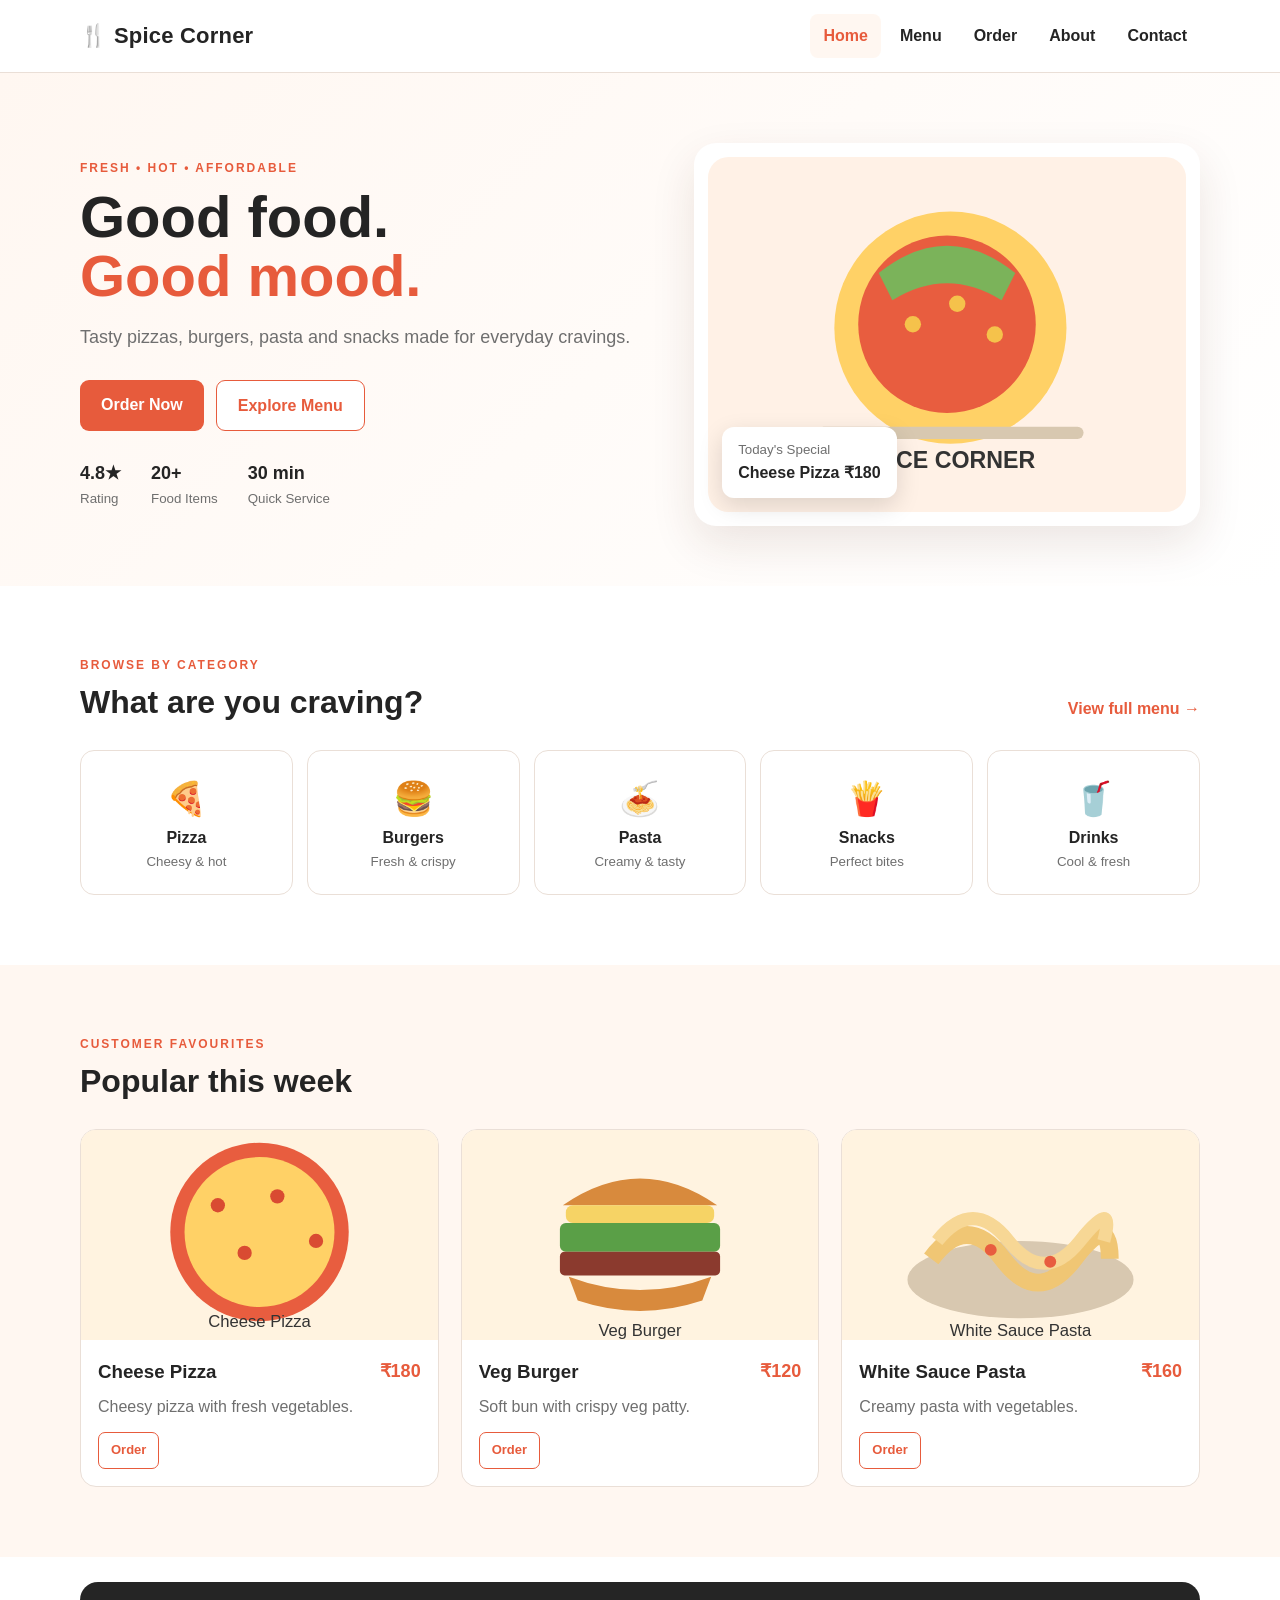
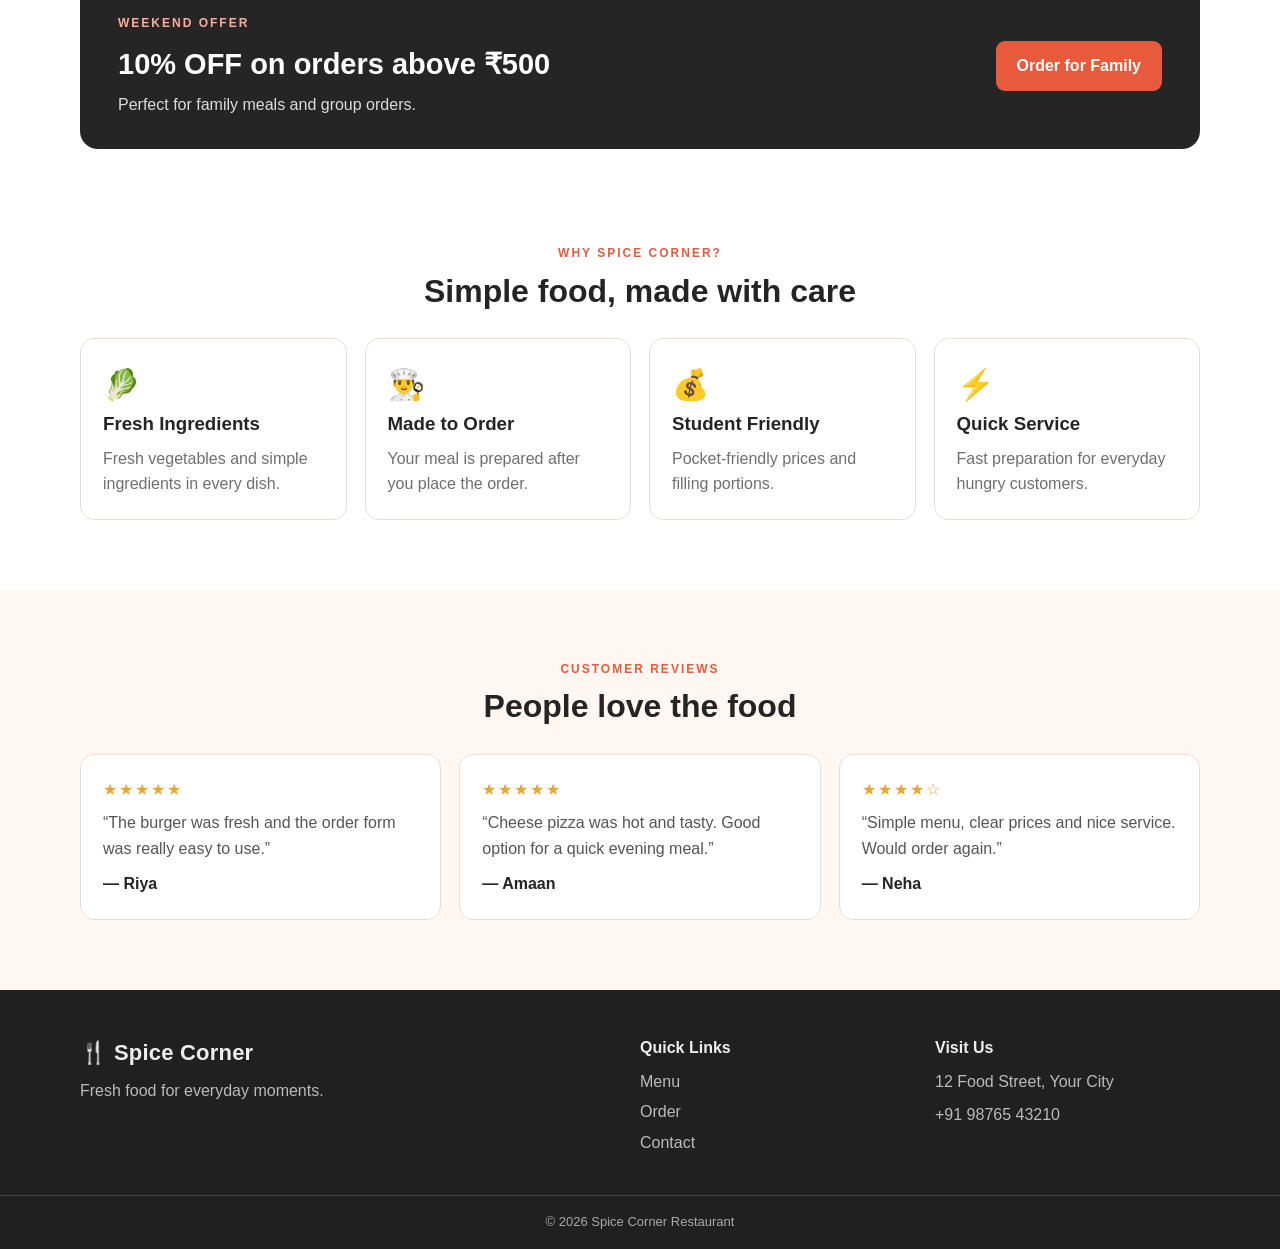
<file: index.html>
<!DOCTYPE html>
<html lang="en">
    <head>
    <meta charset="UTF-8">
    <meta name="viewport" content="width=device-width, initial-scale=1.0">
    <title>Spice Corner | Home</title>
    <link rel="stylesheet" href="css/style.css">
    </head>
    <body>
    <header class="topbar">
    <div class="container nav-wrap">
    <a class="logo" href="index.html">🍴 <span>Spice Corner</span>
    </a>
    <button class="menu-btn" onclick="toggleMenu()">☰</button>
    <nav id="mainNav">
    <a class="active" href="index.html">Home</a>
    <a href="menu.html">Menu</a>
    <a href="order.html">Order</a>
    <a href="about.html">About</a>
    <a href="contact.html">Contact</a>
    </nav>
    </div>
    </header>
    <main>
    <section class="hero">
    <div class="container hero-grid">
    <div class="hero-text">
    <p class="eyebrow">FRESH • HOT • AFFORDABLE</p>
    <h1>Good food.<br>
    <span>Good mood.</span>
    </h1>
    <p class="lead">Tasty pizzas, burgers, pasta and snacks made for everyday cravings.</p>
    <div class="button-row">
    <a class="btn" href="order.html">Order Now</a>
    <a class="btn btn-light" href="menu.html">Explore Menu</a>
    </div>
    <div class="stats">
    <div>
    <strong>4.8★</strong>
    <small>Rating</small>
    </div>
    <div>
    <strong>20+</strong>
    <small>Food Items</small>
    </div>
    <div>
    <strong>30 min</strong>
    <small>Quick Service</small>
    </div>
    </div>
    </div>
    <div class="hero-visual">
    <img src="images/hero-food.svg" alt="Restaurant food">
    <div class="special-badge">
    <small>Today's Special</small>
    <b>Cheese Pizza ₹180</b>
    </div>
    </div>
    </div>
    </section>
    <section class="section">
    <div class="container">
    <div class="section-head">
    <div>
    <p class="eyebrow">BROWSE BY CATEGORY</p>
    <h2>What are you craving?</h2>
    </div>
    <a class="text-link" href="menu.html">View full menu →</a>
    </div>
    <div class="category-grid">
    <a class="category-card" href="menu.html#pizza">
    <span>🍕</span>
    <b>Pizza</b>
    <small>Cheesy & hot</small>
    </a>
    <a class="category-card" href="menu.html#burger">
    <span>🍔</span>
    <b>Burgers</b>
    <small>Fresh & crispy</small>
    </a>
    <a class="category-card" href="menu.html#pasta">
    <span>🍝</span>
    <b>Pasta</b>
    <small>Creamy & tasty</small>
    </a>
    <a class="category-card" href="menu.html#snacks">
    <span>🍟</span>
    <b>Snacks</b>
    <small>Perfect bites</small>
    </a>
    <a class="category-card" href="menu.html#drinks">
    <span>🥤</span>
    <b>Drinks</b>
    <small>Cool & fresh</small>
    </a>
    </div>
    </div>
    </section>
    <section class="section warm-bg">
    <div class="container">
    <div class="section-head">
    <div>
    <p class="eyebrow">CUSTOMER FAVOURITES</p>
    <h2>Popular this week</h2>
    </div>
    </div>
    <div class="food-grid">
    <article class="food-card">
    <img src="images/pizza.svg" alt="Cheese Pizza">
    <div class="food-info">
    <div class="food-title">
    <h3>Cheese Pizza</h3>
    <b>₹180</b>
    </div>
    <p>Cheesy pizza with fresh vegetables.</p>
    <a class="small-btn" href="order.html">Order</a>
    </div>
    </article>
    <article class="food-card">
    <img src="images/burger.svg" alt="Veg Burger">
    <div class="food-info">
    <div class="food-title">
    <h3>Veg Burger</h3>
    <b>₹120</b>
    </div>
    <p>Soft bun with crispy veg patty.</p>
    <a class="small-btn" href="order.html">Order</a>
    </div>
    </article>
    <article class="food-card">
    <img src="images/pasta.svg" alt="White Sauce Pasta">
    <div class="food-info">
    <div class="food-title">
    <h3>White Sauce Pasta</h3>
    <b>₹160</b>
    </div>
    <p>Creamy pasta with vegetables.</p>
    <a class="small-btn" href="order.html">Order</a>
    </div>
    </article>
    </div>
    </div>
    </section>
    <section class="offer-section">
    <div class="container offer-box">
    <div>
    <p class="eyebrow">WEEKEND OFFER</p>
    <h2>10% OFF on orders above ₹500</h2>
    <p>Perfect for family meals and group orders.</p>
    </div>
    <a class="btn" href="order.html">Order for Family</a>
    </div>
    </section>
    <section class="section">
    <div class="container">
    <div class="section-head center">
    <div>
    <p class="eyebrow">WHY SPICE CORNER?</p>
    <h2>Simple food, made with care</h2>
    </div>
    </div>
    <div class="feature-grid">
    <div class="feature">
    <span>🥬</span>
    <h3>Fresh Ingredients</h3>
    <p>Fresh vegetables and simple ingredients in every dish.</p>
    </div>
    <div class="feature">
    <span>👨‍🍳</span>
    <h3>Made to Order</h3>
    <p>Your meal is prepared after you place the order.</p>
    </div>
    <div class="feature">
    <span>💰</span>
    <h3>Student Friendly</h3>
    <p>Pocket-friendly prices and filling portions.</p>
    </div>
    <div class="feature">
    <span>⚡</span>
    <h3>Quick Service</h3>
    <p>Fast preparation for everyday hungry customers.</p>
    </div>
    </div>
    </div>
    </section>
    <section class="section warm-bg">
    <div class="container testimonials">
    <div class="section-head center">
    <div>
    <p class="eyebrow">CUSTOMER REVIEWS</p>
    <h2>People love the food</h2>
    </div>
    </div>
    <div class="review-grid">
    <div class="review">
    <div class="stars">★★★★★</div>
    <p>“The burger was fresh and the order form was really easy to use.”</p>
    <b>— Riya</b>
    </div>
    <div class="review">
    <div class="stars">★★★★★</div>
    <p>“Cheese pizza was hot and tasty. Good option for a quick evening meal.”</p>
    <b>— Amaan</b>
    </div>
    <div class="review">
    <div class="stars">★★★★☆</div>
    <p>“Simple menu, clear prices and nice service. Would order again.”</p>
    <b>— Neha</b>
    </div>
    </div>
    </div>
    </section>
    </main>
    <footer>
    <div class="container footer-grid">
    <div>
    <a class="logo" href="index.html">🍴 <span>Spice Corner</span>
    </a>
    <p>Fresh food for everyday moments.</p>
    </div>
    <div>
    <h4>Quick Links</h4>
    <a href="menu.html">Menu</a>
    <a href="order.html">Order</a>
    <a href="contact.html">Contact</a>
    </div>
    <div>
    <h4>Visit Us</h4>
    <p>12 Food Street, Your City</p>
    <p>+91 98765 43210</p>
    </div>
    </div>
    <div class="copyright">© 2026 Spice Corner Restaurant</div>
    </footer>
    <script src="js/script.js">
    </script>
    </body>
</html>
</file>
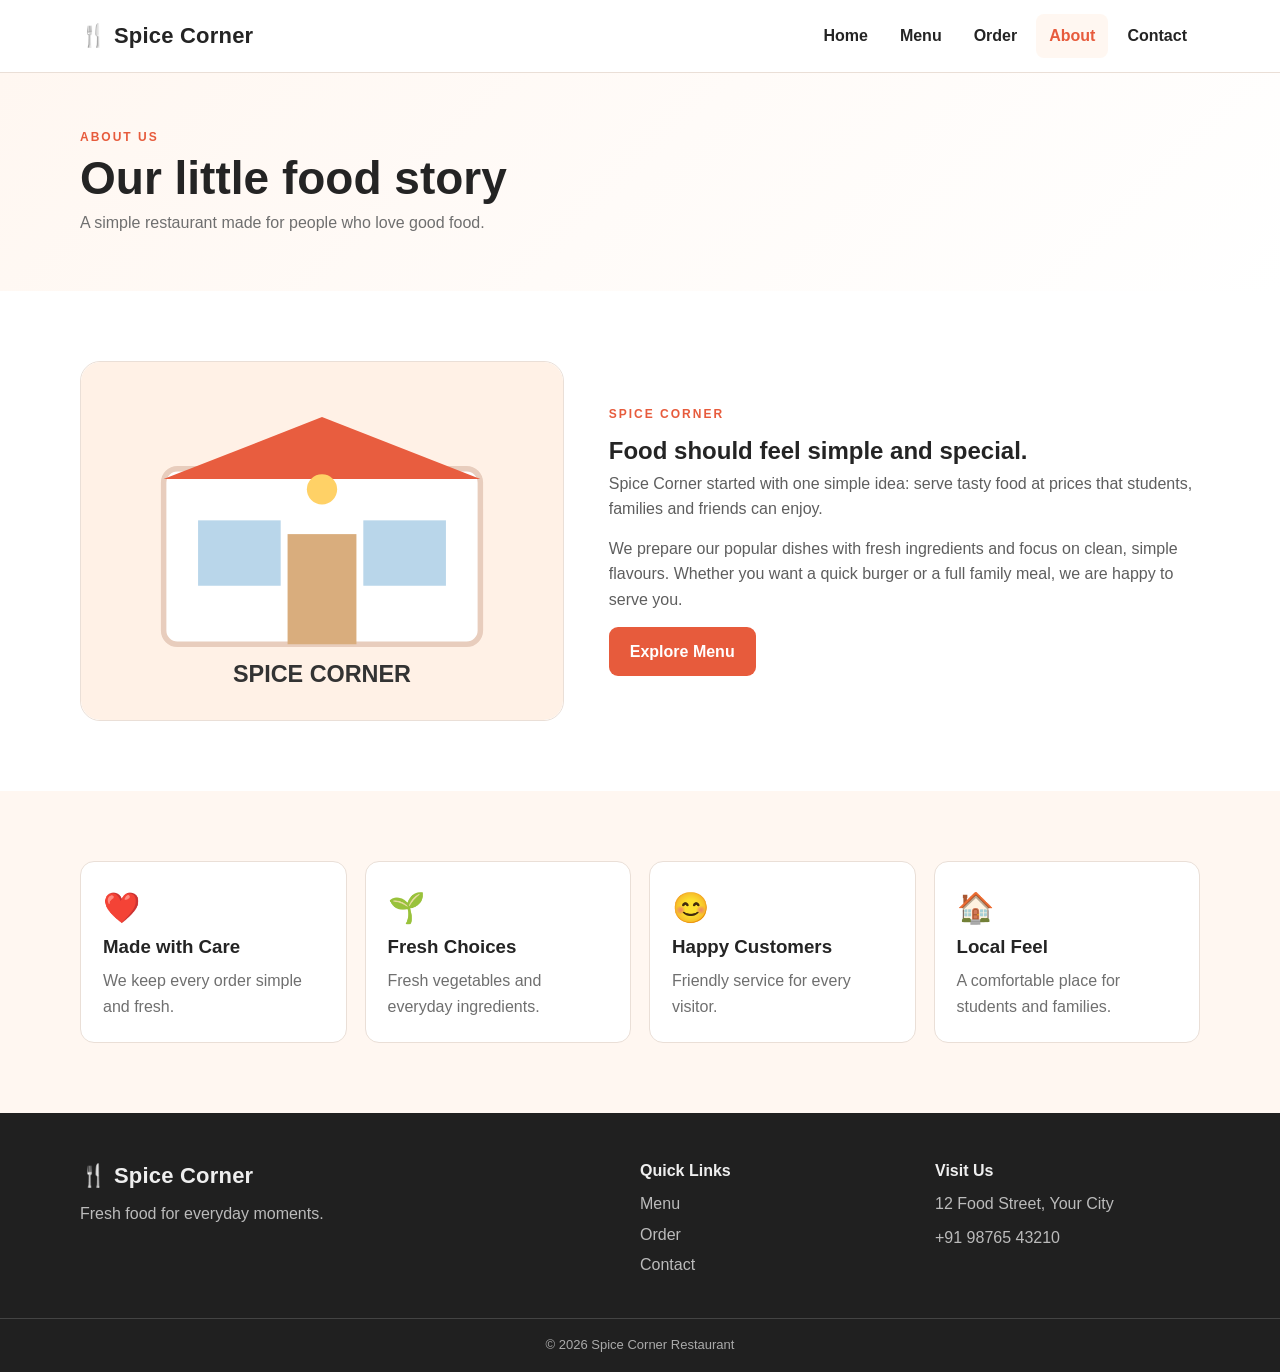
<file: about.html>
<!DOCTYPE html>
<html lang="en">
    <head>
    <meta charset="UTF-8">
    <meta name="viewport" content="width=device-width, initial-scale=1.0">
    <title>Spice Corner | About</title>
    <link rel="stylesheet" href="css/style.css">
    </head>
    <body>
    <header class="topbar">
    <div class="container nav-wrap">
    <a class="logo" href="index.html">🍴 <span>Spice Corner</span>
    </a>
    <button class="menu-btn" onclick="toggleMenu()">☰</button>
    <nav id="mainNav">
    <a href="index.html">Home</a>
    <a href="menu.html">Menu</a>
    <a href="order.html">Order</a>
    <a class="active" href="about.html">About</a>
    <a href="contact.html">Contact</a>
    </nav>
    </div>
    </header>
    <main>
    <section class="page-banner">
    <div class="container">
    <p class="eyebrow">ABOUT US</p>
    <h1>Our little food story</h1>
    <p>A simple restaurant made for people who love good food.</p>
    </div>
    </section>
    <section class="section">
    <div class="container about-grid">
    <div>
    <img class="about-img" src="images/restaurant.svg" alt="Restaurant">
    </div>
    <div>
    <p class="eyebrow">SPICE CORNER</p>
    <h2>Food should feel simple and special.</h2>
    <p>Spice Corner started with one simple idea: serve tasty food at prices that students, families and friends can enjoy.</p>
    <p>We prepare our popular dishes with fresh ingredients and focus on clean, simple flavours. Whether you want a quick burger or a full family meal, we are happy to serve you.</p>
    <a class="btn" href="menu.html">Explore Menu</a>
    </div>
    </div>
    </section>
    <section class="section warm-bg">
    <div class="container">
    <div class="feature-grid">
    <div class="feature">
    <span>❤️</span>
    <h3>Made with Care</h3>
    <p>We keep every order simple and fresh.</p>
    </div>
    <div class="feature">
    <span>🌱</span>
    <h3>Fresh Choices</h3>
    <p>Fresh vegetables and everyday ingredients.</p>
    </div>
    <div class="feature">
    <span>😊</span>
    <h3>Happy Customers</h3>
    <p>Friendly service for every visitor.</p>
    </div>
    <div class="feature">
    <span>🏠</span>
    <h3>Local Feel</h3>
    <p>A comfortable place for students and families.</p>
    </div>
    </div>
    </div>
    </section>
    </main>
    <footer>
    <div class="container footer-grid">
    <div>
    <a class="logo" href="index.html">🍴 <span>Spice Corner</span>
    </a>
    <p>Fresh food for everyday moments.</p>
    </div>
    <div>
    <h4>Quick Links</h4>
    <a href="menu.html">Menu</a>
    <a href="order.html">Order</a>
    <a href="contact.html">Contact</a>
    </div>
    <div>
    <h4>Visit Us</h4>
    <p>12 Food Street, Your City</p>
    <p>+91 98765 43210</p>
    </div>
    </div>
    <div class="copyright">© 2026 Spice Corner Restaurant</div>
    </footer>
    <script src="js/script.js">
    </script>
    </body>
</html>
</file>
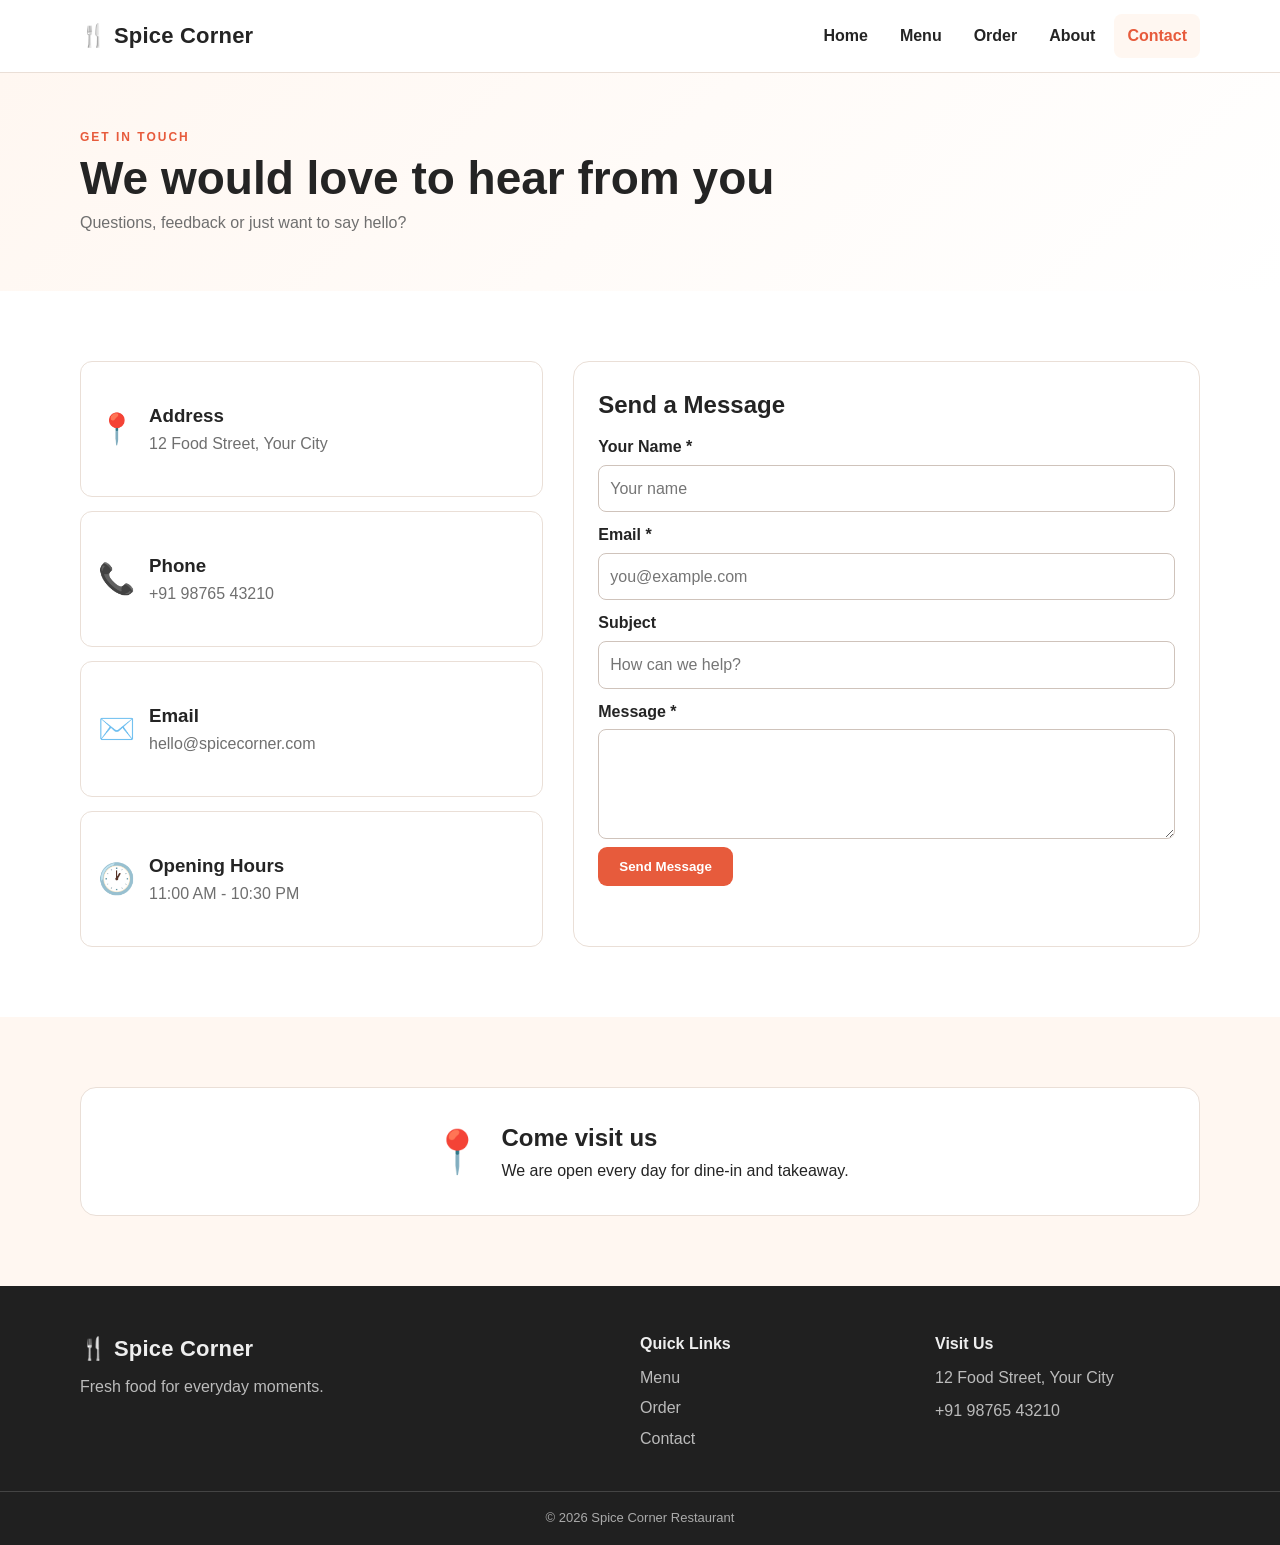
<file: contact.html>
<!DOCTYPE html>
<html lang="en">
    <head>
    <meta charset="UTF-8">
    <meta name="viewport" content="width=device-width, initial-scale=1.0">
    <title>Spice Corner | Contact</title>
    <link rel="stylesheet" href="css/style.css">
    </head>
    <body>
    <header class="topbar">
    <div class="container nav-wrap">
    <a class="logo" href="index.html">🍴 <span>Spice Corner</span>
    </a>
    <button class="menu-btn" onclick="toggleMenu()">☰</button>
    <nav id="mainNav">
    <a href="index.html">Home</a>
    <a href="menu.html">Menu</a>
    <a href="order.html">Order</a>
    <a href="about.html">About</a>
    <a class="active" href="contact.html">Contact</a>
    </nav>
    </div>
    </header>
    <main>
    <section class="page-banner">
    <div class="container">
    <p class="eyebrow">GET IN TOUCH</p>
    <h1>We would love to hear from you</h1>
    <p>Questions, feedback or just want to say hello?</p>
    </div>
    </section>
    <section class="section">
    <div class="container contact-grid">
    <div class="contact-cards">
    <div class="contact-card">
    <span>📍</span>
    <div>
    <h3>Address</h3>
    <p>12 Food Street, Your City</p>
    </div>
    </div>
    <div class="contact-card">
    <span>📞</span>
    <div>
    <h3>Phone</h3>
    <p>+91 98765 43210</p>
    </div>
    </div>
    <div class="contact-card">
    <span>✉️</span>
    <div>
    <h3>Email</h3>
    <p>hello@spicecorner.com</p>
    </div>
    </div>
    <div class="contact-card">
    <span>🕐</span>
    <div>
    <h3>Opening Hours</h3>
    <p>11:00 AM - 10:30 PM</p>
    </div>
    </div>
    </div>
    <form class="contact-form" onsubmit="sendMessage(event)">
    <h2>Send a Message</h2>
    <label for="cname">Your Name *</label>
    <input id="cname" required type="text" placeholder="Your name">
    <label for="email">Email *</label>
    <input id="email" required type="email" placeholder="you@example.com">
    <label for="subject">Subject</label>
    <input id="subject" type="text" placeholder="How can we help?">
    <label for="message">Message *</label>
    <textarea id="message" required placeholder="Write your message">
    </textarea>
    <button class="btn" type="submit">Send Message</button>
    <p id="contactMessage" class="success-message">
    </p>
    </form>
    </div>
    </section>
    <section class="section warm-bg">
    <div class="container map-box">
    <span>📍</span>
    <div>
    <h2>Come visit us</h2>
    <p>We are open every day for dine-in and takeaway.</p>
    </div>
    </div>
    </section>
    </main>
    <footer>
    <div class="container footer-grid">
    <div>
    <a class="logo" href="index.html">🍴 <span>Spice Corner</span>
    </a>
    <p>Fresh food for everyday moments.</p>
    </div>
    <div>
    <h4>Quick Links</h4>
    <a href="menu.html">Menu</a>
    <a href="order.html">Order</a>
    <a href="contact.html">Contact</a>
    </div>
    <div>
    <h4>Visit Us</h4>
    <p>12 Food Street, Your City</p>
    <p>+91 98765 43210</p>
    </div>
    </div>
    <div class="copyright">© 2026 Spice Corner Restaurant</div>
    </footer>
    <script src="js/script.js">
    </script>
    </body>
</html>
</file>
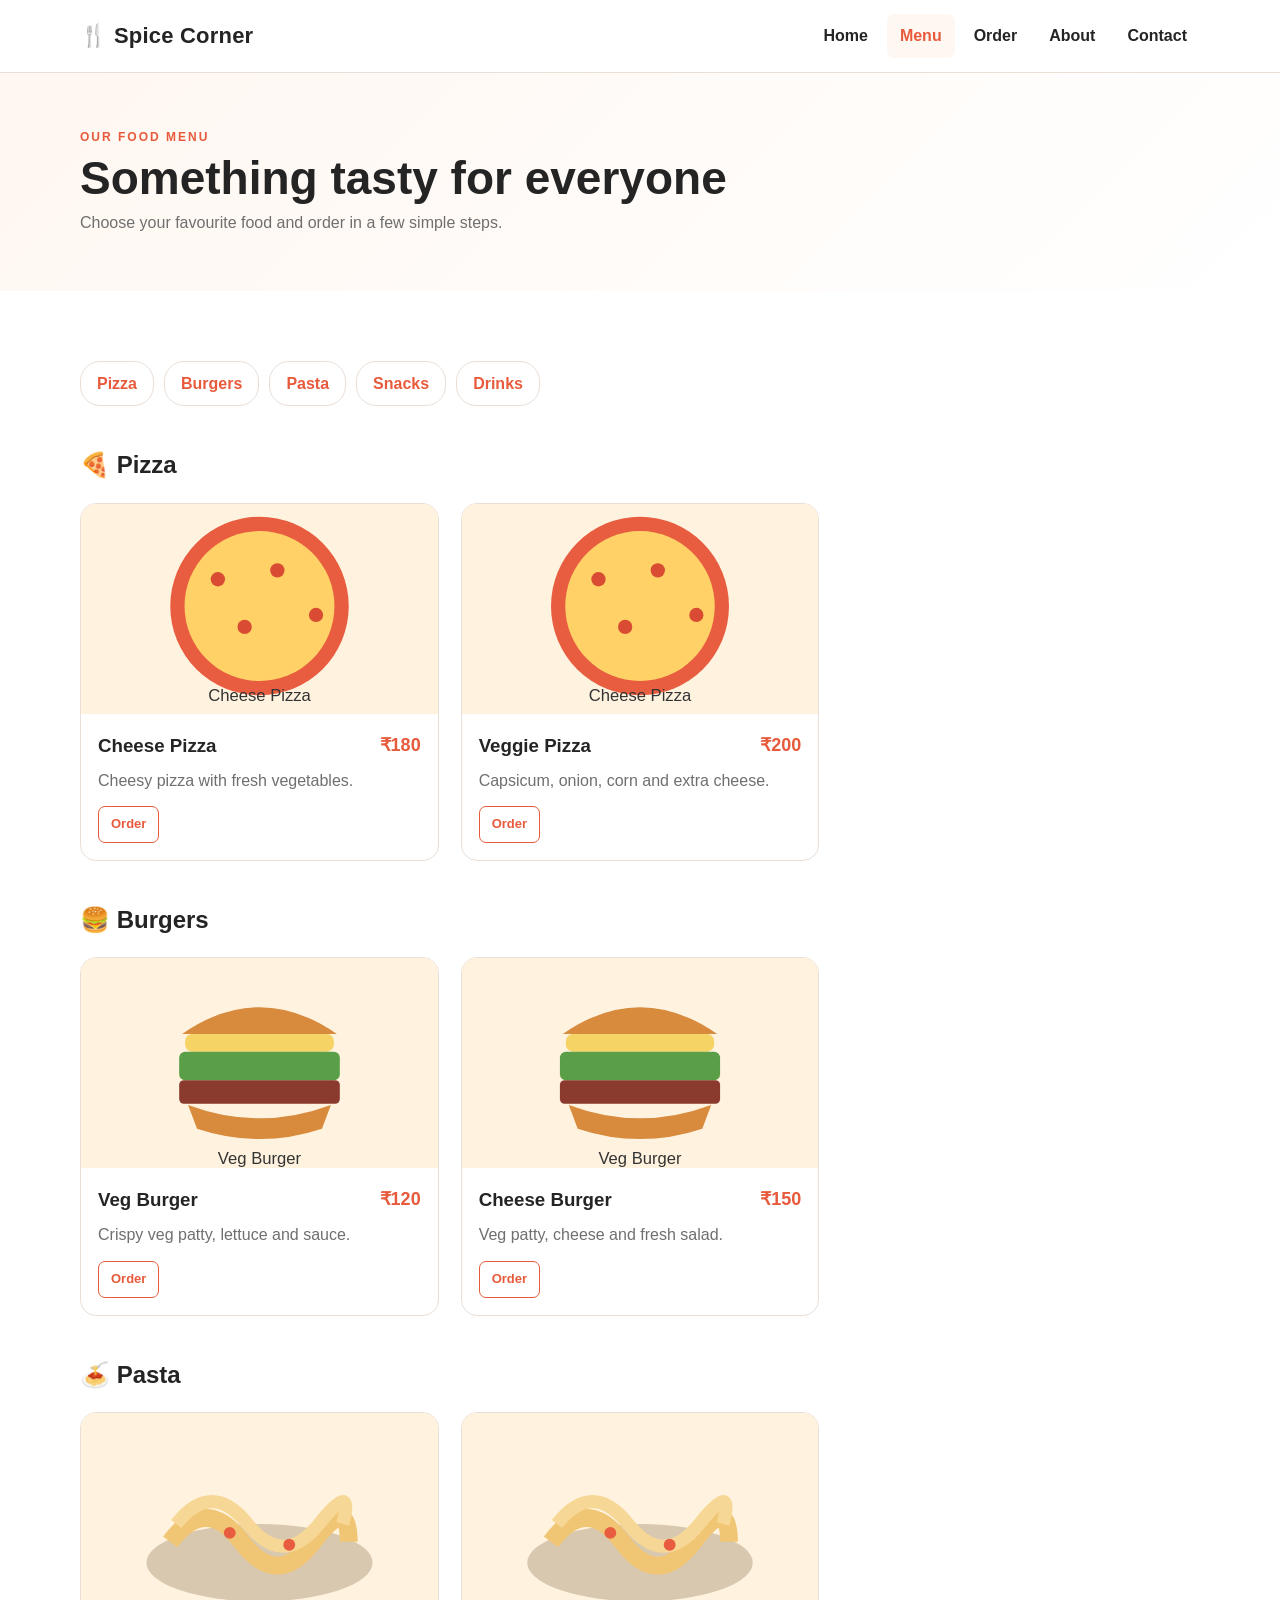
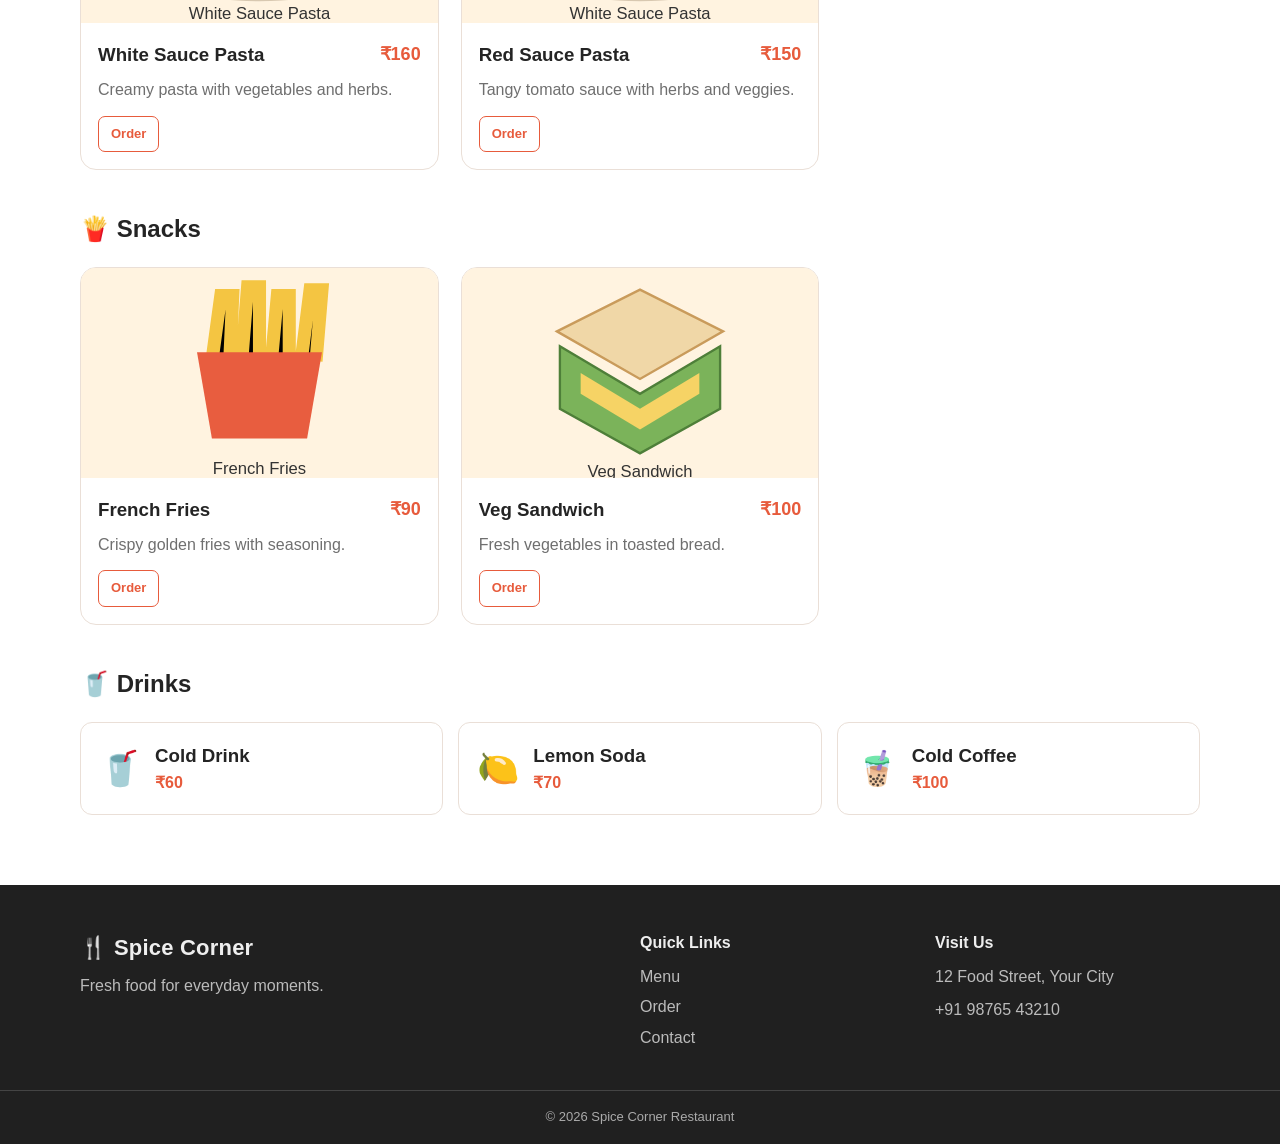
<file: menu.html>
<!DOCTYPE html>
<html lang="en">
    <head>
    <meta charset="UTF-8">
    <meta name="viewport" content="width=device-width, initial-scale=1.0">
    <title>Spice Corner | Menu</title>
    <link rel="stylesheet" href="css/style.css">
    </head>
    <body>
    <header class="topbar">
    <div class="container nav-wrap">
    <a class="logo" href="index.html">🍴 <span>Spice Corner</span>
    </a>
    <button class="menu-btn" onclick="toggleMenu()">☰</button>
    <nav id="mainNav">
    <a href="index.html">Home</a>
    <a class="active" href="menu.html">Menu</a>
    <a href="order.html">Order</a>
    <a href="about.html">About</a>
    <a href="contact.html">Contact</a>
    </nav>
    </div>
    </header>
    <main>
    <section class="page-banner">
    <div class="container">
    <p class="eyebrow">OUR FOOD MENU</p>
    <h1>Something tasty for everyone</h1>
    <p>Choose your favourite food and order in a few simple steps.</p>
    </div>
    </section>
    <section class="section">
    <div class="container">
    <div class="menu-tabs">
    <a href="#pizza">Pizza</a>
    <a href="#burger">Burgers</a>
    <a href="#pasta">Pasta</a>
    <a href="#snacks">Snacks</a>
    <a href="#drinks">Drinks</a>
    </div>
    <h2 class="menu-title" id="pizza">🍕 Pizza</h2>
    <div class="food-grid">
    <article class="food-card">
    <img src="images/pizza.svg" alt="Cheese Pizza">
    <div class="food-info">
    <div class="food-title">
    <h3>Cheese Pizza</h3>
    <b>₹180</b>
    </div>
    <p>Cheesy pizza with fresh vegetables.</p>
    <a class="small-btn" href="order.html">Order</a>
    </div>
    </article>
    <article class="food-card">
    <img src="images/pizza.svg" alt="Veggie Pizza">
    <div class="food-info">
    <div class="food-title">
    <h3>Veggie Pizza</h3>
    <b>₹200</b>
    </div>
    <p>Capsicum, onion, corn and extra cheese.</p>
    <a class="small-btn" href="order.html">Order</a>
    </div>
    </article>
    </div>
    <h2 class="menu-title" id="burger">🍔 Burgers</h2>
    <div class="food-grid">
    <article class="food-card">
    <img src="images/burger.svg" alt="Veg Burger">
    <div class="food-info">
    <div class="food-title">
    <h3>Veg Burger</h3>
    <b>₹120</b>
    </div>
    <p>Crispy veg patty, lettuce and sauce.</p>
    <a class="small-btn" href="order.html">Order</a>
    </div>
    </article>
    <article class="food-card">
    <img src="images/burger.svg" alt="Cheese Burger">
    <div class="food-info">
    <div class="food-title">
    <h3>Cheese Burger</h3>
    <b>₹150</b>
    </div>
    <p>Veg patty, cheese and fresh salad.</p>
    <a class="small-btn" href="order.html">Order</a>
    </div>
    </article>
    </div>
    <h2 class="menu-title" id="pasta">🍝 Pasta</h2>
    <div class="food-grid">
    <article class="food-card">
    <img src="images/pasta.svg" alt="White Sauce Pasta">
    <div class="food-info">
    <div class="food-title">
    <h3>White Sauce Pasta</h3>
    <b>₹160</b>
    </div>
    <p>Creamy pasta with vegetables and herbs.</p>
    <a class="small-btn" href="order.html">Order</a>
    </div>
    </article>
    <article class="food-card">
    <img src="images/pasta.svg" alt="Red Sauce Pasta">
    <div class="food-info">
    <div class="food-title">
    <h3>Red Sauce Pasta</h3>
    <b>₹150</b>
    </div>
    <p>Tangy tomato sauce with herbs and veggies.</p>
    <a class="small-btn" href="order.html">Order</a>
    </div>
    </article>
    </div>
    <h2 class="menu-title" id="snacks">🍟 Snacks</h2>
    <div class="food-grid">
    <article class="food-card">
    <img src="images/fries.svg" alt="French Fries">
    <div class="food-info">
    <div class="food-title">
    <h3>French Fries</h3>
    <b>₹90</b>
    </div>
    <p>Crispy golden fries with seasoning.</p>
    <a class="small-btn" href="order.html">Order</a>
    </div>
    </article>
    <article class="food-card">
    <img src="images/sandwich.svg" alt="Veg Sandwich">
    <div class="food-info">
    <div class="food-title">
    <h3>Veg Sandwich</h3>
    <b>₹100</b>
    </div>
    <p>Fresh vegetables in toasted bread.</p>
    <a class="small-btn" href="order.html">Order</a>
    </div>
    </article>
    </div>
    <h2 class="menu-title" id="drinks">🥤 Drinks</h2>
    <div class="drink-grid">
    <div class="drink-card">
    <span>🥤</span>
    <div>
    <h3>Cold Drink</h3>
    <p>₹60</p>
    </div>
    </div>
    <div class="drink-card">
    <span>🍋</span>
    <div>
    <h3>Lemon Soda</h3>
    <p>₹70</p>
    </div>
    </div>
    <div class="drink-card">
    <span>🧋</span>
    <div>
    <h3>Cold Coffee</h3>
    <p>₹100</p>
    </div>
    </div>
    </div>
    </div>
    </section>
    </main>
    <footer>
    <div class="container footer-grid">
    <div>
    <a class="logo" href="index.html">🍴 <span>Spice Corner</span>
    </a>
    <p>Fresh food for everyday moments.</p>
    </div>
    <div>
    <h4>Quick Links</h4>
    <a href="menu.html">Menu</a>
    <a href="order.html">Order</a>
    <a href="contact.html">Contact</a>
    </div>
    <div>
    <h4>Visit Us</h4>
    <p>12 Food Street, Your City</p>
    <p>+91 98765 43210</p>
    </div>
    </div>
    <div class="copyright">© 2026 Spice Corner Restaurant</div>
    </footer>
    <script src="js/script.js">
    </script>
    </body>
</html>
</file>
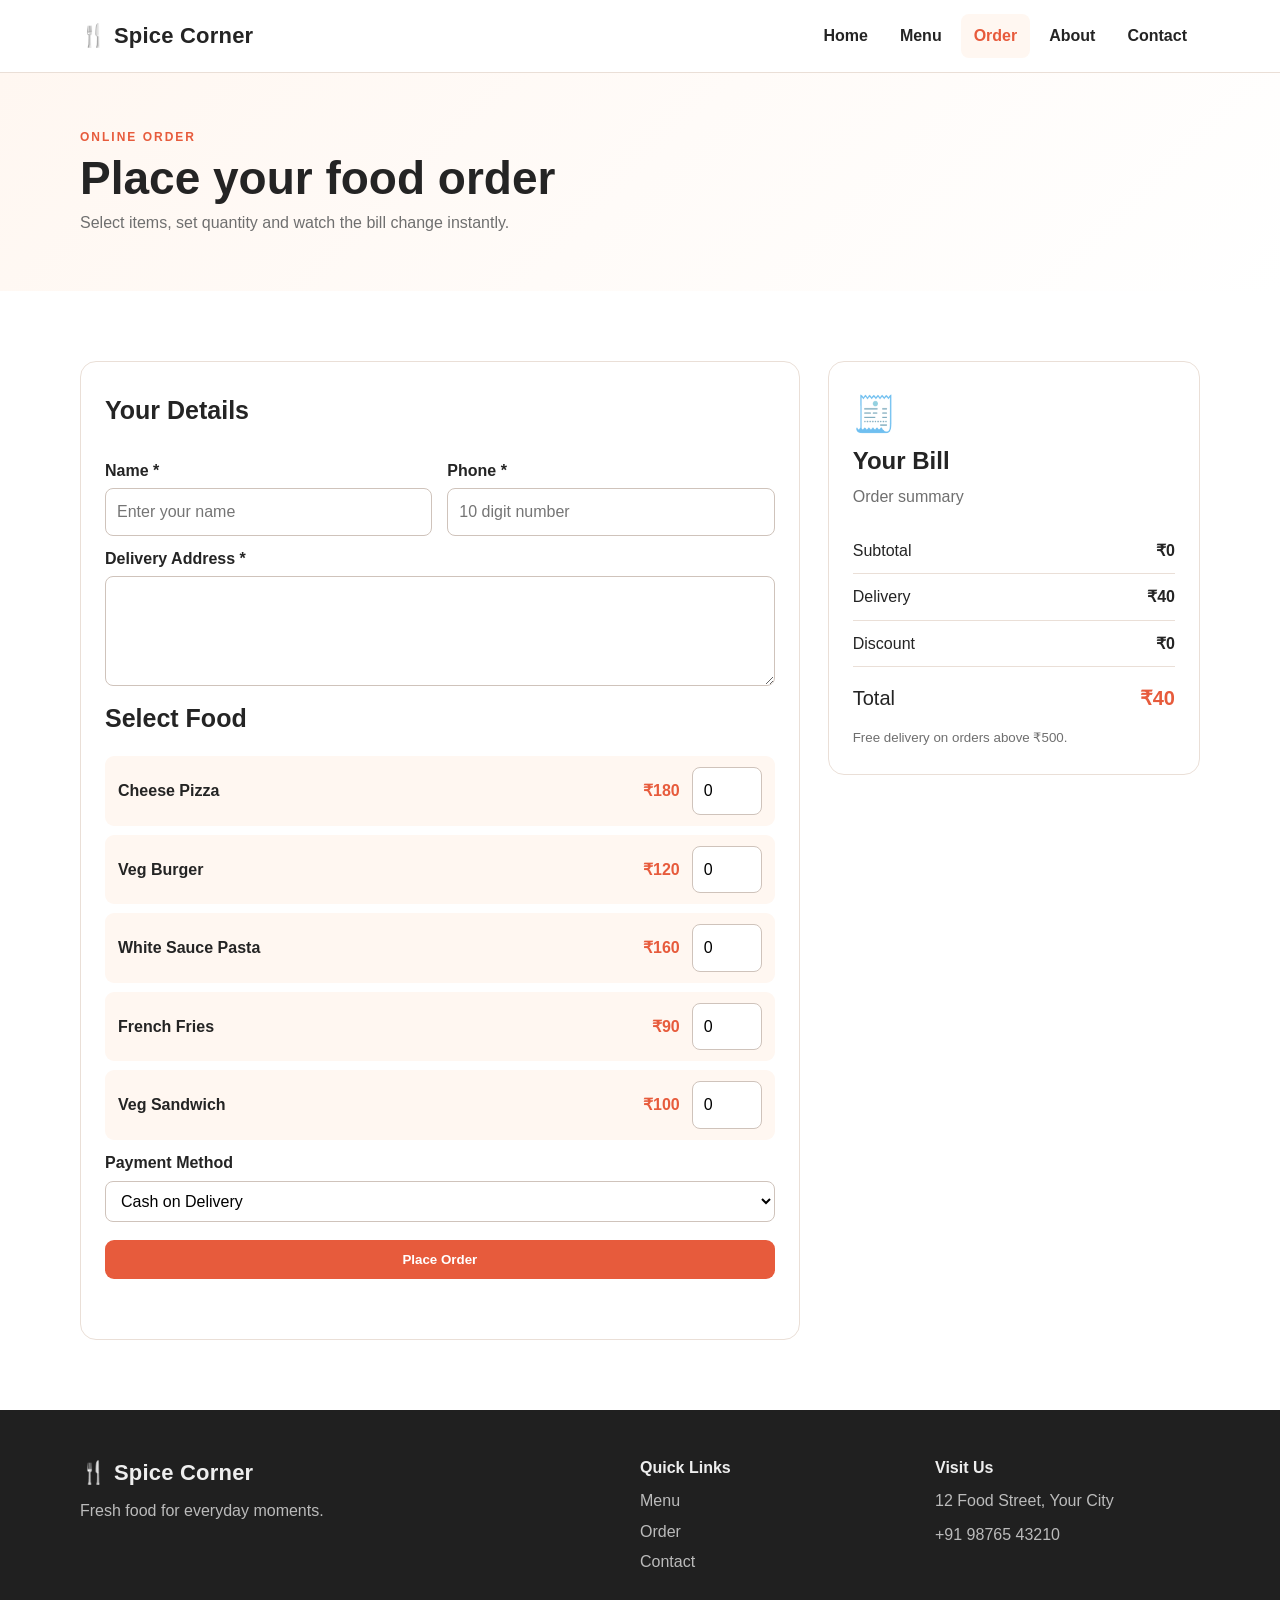
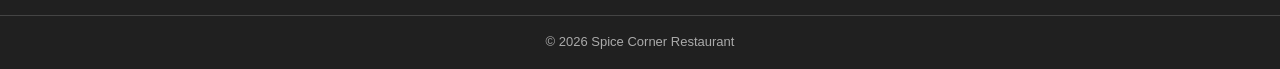
<file: order.html>
<!DOCTYPE html>
<html lang="en">
    <head>
    <meta charset="UTF-8">
    <meta name="viewport" content="width=device-width, initial-scale=1.0">
    <title>Spice Corner | Order</title>
    <link rel="stylesheet" href="css/style.css">
    </head>
    <body>
    <header class="topbar">
    <div class="container nav-wrap">
    <a class="logo" href="index.html">🍴 <span>Spice Corner</span>
    </a>
    <button class="menu-btn" onclick="toggleMenu()">☰</button>
    <nav id="mainNav">
    <a href="index.html">Home</a>
    <a href="menu.html">Menu</a>
    <a class="active" href="order.html">Order</a>
    <a href="about.html">About</a>
    <a href="contact.html">Contact</a>
    </nav>
    </div>
    </header>
    <main>
    <section class="page-banner">
    <div class="container">
    <p class="eyebrow">ONLINE ORDER</p>
    <h1>Place your food order</h1>
    <p>Select items, set quantity and watch the bill change instantly.</p>
    </div>
    </section>
    <section class="section">
    <div class="container order-layout">
    <form id="orderForm" class="order-form" onsubmit="placeOrder(event)">
    <h2>Your Details</h2>
    <div class="form-grid">
    <div>
    <label for="name">Name *</label>
    <input id="name" required type="text" placeholder="Enter your name">
    </div>
    <div>
    <label for="phone">Phone *</label>
    <input id="phone" required type="tel" pattern="[0-9]{10}" placeholder="10 digit number">
    </div>
    </div>
    <label for="address">Delivery Address *</label>
    <textarea id="address" required placeholder="Enter your address">
    </textarea>
    <h2>Select Food</h2>
    <div class="order-item">
    <div>
    <b>Cheese Pizza</b>
    <span>₹180</span>
    </div>
    <input class="qty" data-price="180" type="number" min="0" value="0" aria-label="Cheese Pizza quantity">
    </div>
    <div class="order-item">
    <div>
    <b>Veg Burger</b>
    <span>₹120</span>
    </div>
    <input class="qty" data-price="120" type="number" min="0" value="0" aria-label="Veg Burger quantity">
    </div>
    <div class="order-item">
    <div>
    <b>White Sauce Pasta</b>
    <span>₹160</span>
    </div>
    <input class="qty" data-price="160" type="number" min="0" value="0" aria-label="White Sauce Pasta quantity">
    </div>
    <div class="order-item">
    <div>
    <b>French Fries</b>
    <span>₹90</span>
    </div>
    <input class="qty" data-price="90" type="number" min="0" value="0" aria-label="French Fries quantity">
    </div>
    <div class="order-item">
    <div>
    <b>Veg Sandwich</b>
    <span>₹100</span>
    </div>
    <input class="qty" data-price="100" type="number" min="0" value="0" aria-label="Veg Sandwich quantity">
    </div>
    <label for="payment">Payment Method</label>
    <select id="payment">
    <option>Cash on Delivery</option>
    <option>UPI</option>
    <option>Card</option>
    </select>
    <button class="btn full-btn" type="submit">Place Order</button>
    <p id="orderMessage" class="success-message">
    </p>
    </form>
    <aside class="bill">
    <div class="bill-icon">🧾</div>
    <h2>Your Bill</h2>
    <p>Order summary</p>
    <div class="bill-row">
    <span>Subtotal</span>
    <b id="subtotal">₹0</b>
    </div>
    <div class="bill-row">
    <span>Delivery</span>
    <b id="delivery">₹40</b>
    </div>
    <div class="bill-row">
    <span>Discount</span>
    <b id="discount">₹0</b>
    </div>
    <div class="bill-total">
    <span>Total</span>
    <b id="total">₹40</b>
    </div>
    <small>Free delivery on orders above ₹500.</small>
    </aside>
    </div>
    </section>
    </main>
    <footer>
    <div class="container footer-grid">
    <div>
    <a class="logo" href="index.html">🍴 <span>Spice Corner</span>
    </a>
    <p>Fresh food for everyday moments.</p>
    </div>
    <div>
    <h4>Quick Links</h4>
    <a href="menu.html">Menu</a>
    <a href="order.html">Order</a>
    <a href="contact.html">Contact</a>
    </div>
    <div>
    <h4>Visit Us</h4>
    <p>12 Food Street, Your City</p>
    <p>+91 98765 43210</p>
    </div>
    </div>
    <div class="copyright">© 2026 Spice Corner Restaurant</div>
    </footer>
    <script src="js/script.js">
    </script>
    </body>
</html>
</file>
<file: css/style.css>
* {
    box-sizing:border-box;
    margin:0;
    padding:0;
}
:root {
    --primary:#e75b3c;
    --dark:#242424;
    --muted:#6f6f6f;
    --warm:#fff7f1;
    --line:#eadfd7;
    --white:#fff;
}
body {
    font-family:Arial,Helvetica,sans-serif;
    color:var(--dark);
    background:#fff;
    line-height:1.6;
}
a {
    text-decoration:none;
    color:inherit;
}
img {
    max-width:100%;
    display:block;
}
.container {
    width:90%;
    max-width:1120px;
    margin:auto;
}
.topbar {
    position:sticky;
    top:0;
    z-index:20;
    background:rgba(255,255,255,.97);
    border-bottom:1px solid var(--line);
}
.nav-wrap {
    min-height:72px;
    display:flex;
    align-items:center;
    justify-content:space-between;
}
.logo {
    font-size:22px;
    font-weight:800;
    display:flex;
    align-items:center;
    gap:7px;
}
.logo span {
    letter-spacing:.2px;
}
nav {
    display:flex;
    gap:6px;
}
nav a {
    padding:9px 13px;
    border-radius:8px;
    font-weight:700;
}
nav a:hover,nav a.active {
    background:var(--warm);
    color:var(--primary);
}
.menu-btn {
    display:none;
    border:0;
    background:var(--warm);
    font-size:25px;
    padding:7px 10px;
    border-radius:8px;
}
.hero {
    background:linear-gradient(135deg,#fff7f1,#fff);
    padding:70px 0 60px;
}
.hero-grid {
    display:grid;
    grid-template-columns:1.05fr .95fr;
    gap:55px;
    align-items:center;
}
.eyebrow {
    color:var(--primary);
    font-size:12px;
    font-weight:800;
    letter-spacing:2px;
    margin-bottom:8px;
}
h1 {
    font-size:58px;
    line-height:1.02;
    margin:8px 0 18px;
}
.hero h1 span {
    color:var(--primary);
}
.lead {
    font-size:18px;
    color:var(--muted);
    max-width:560px;
}
.button-row {
    display:flex;
    gap:12px;
    margin:28px 0;
}
.btn {
    display:inline-block;
    background:var(--primary);
    color:#fff;
    border:0;
    padding:12px 21px;
    border-radius:9px;
    font-weight:800;
    cursor:pointer;
}
.btn:hover {
    opacity:.92;
}
.btn-light {
    background:#fff;
    color:var(--primary);
    border:1px solid var(--primary);
}
.hero-visual {
    background:#fff;
    padding:14px;
    border-radius:22px;
    box-shadow:0 18px 45px #5528101c;
    position:relative;
}
.hero-visual img {
    border-radius:16px;
    width:100%;
}
.special-badge {
    position:absolute;
    left:28px;
    bottom:28px;
    background:#fff;
    padding:12px 16px;
    border-radius:12px;
    box-shadow:0 8px 24px #0002;
    display:flex;
    flex-direction:column;
}
.special-badge small {
    color:var(--muted);
}
.stats {
    display:flex;
    gap:30px;
}
.stats div {
    display:flex;
    flex-direction:column;
}
.stats strong {
    font-size:18px;
}
.stats small {
    color:var(--muted);
}
.section {
    padding:70px 0;
}
.warm-bg {
    background:var(--warm);
}
.section-head {
    display:flex;
    justify-content:space-between;
    align-items:end;
    margin-bottom:28px;
}
.section-head.center {
    justify-content:center;
    text-align:center;
}
.section-head h2 {
    font-size:32px;
    line-height:1.2;
}
.text-link {
    color:var(--primary);
    font-weight:800;
}
.category-grid {
    display:grid;
    grid-template-columns:repeat(5,1fr);
    gap:14px;
}
.category-card {
    background:#fff;
    border:1px solid var(--line);
    padding:22px 14px;
    border-radius:14px;
    text-align:center;
    transition:.2s;
}
.category-card:hover {
    transform:translateY(-4px);
    box-shadow:0 12px 28px #00000012;
}
.category-card span {
    font-size:33px;
    display:block;
}
.category-card b,.category-card small {
    display:block;
}
.category-card small {
    color:var(--muted);
}
.food-grid {
    display:grid;
    grid-template-columns:repeat(3,1fr);
    gap:22px;
}
.food-card {
    background:#fff;
    border:1px solid var(--line);
    border-radius:16px;
    overflow:hidden;
}
.food-card img {
    width:100%;
    height:210px;
    object-fit:cover;
    background:#fff3e0;
}
.food-info {
    padding:17px;
}
.food-title {
    display:flex;
    justify-content:space-between;
    gap:12px;
}
.food-title b {
    color:var(--primary);
    font-size:18px;
}
.food-info p {
    color:var(--muted);
    margin:7px 0 13px;
}
.small-btn {
    display:inline-block;
    padding:7px 12px;
    border:1px solid var(--primary);
    border-radius:7px;
    color:var(--primary);
    font-weight:800;
    font-size:13px;
}
.small-btn:hover {
    background:var(--primary);
    color:#fff;
}
.offer-section {
    padding:25px 0;
}
.offer-box {
    background:#252525;
    color:#fff;
    border-radius:18px;
    padding:32px 38px;
    display:flex;
    justify-content:space-between;
    align-items:center;
    gap:20px;
}
.offer-box .eyebrow {
    color:#ffad99;
}
.offer-box p:not(.eyebrow) {
    color:#ddd;
}
.offer-box h2 {
    font-size:29px;
    margin-bottom:4px;
}
.feature-grid {
    display:grid;
    grid-template-columns:repeat(4,1fr);
    gap:18px;
}
.feature {
    border:1px solid var(--line);
    background:#fff;
    padding:22px;
    border-radius:14px;
}
.feature span {
    font-size:30px;
}
.feature p {
    color:var(--muted);
    margin-top:7px;
}
.review-grid {
    display:grid;
    grid-template-columns:repeat(3,1fr);
    gap:18px;
}
.review {
    background:#fff;
    border:1px solid var(--line);
    padding:22px;
    border-radius:14px;
}
.stars {
    color:#f0a22e;
    letter-spacing:2px;
    margin-bottom:8px;
}
.review p {
    color:#555;
    margin-bottom:10px;
}
footer {
    background:#202020;
    color:#eee;
    padding-top:45px;
}
.footer-grid {
    display:grid;
    grid-template-columns:2fr 1fr 1fr;
    gap:30px;
    padding-bottom:35px;
}
.footer-grid p {
    color:#bbb;
    margin-top:8px;
}
.footer-grid h4 {
    margin-bottom:8px;
}
.footer-grid a:not(.logo) {
    display:block;
    color:#bbb;
    margin:5px 0;
}
.copyright {
    text-align:center;
    border-top:1px solid #444;
    padding:16px;
    color:#aaa;
    font-size:13px;
}
.page-banner {
    background:linear-gradient(135deg,#fff7f1,#fff);
    padding:55px 0;
}
.page-banner h1 {
    font-size:46px;
    margin-bottom:8px;
}
.page-banner p:not(.eyebrow) {
    color:var(--muted);
}
.menu-tabs {
    display:flex;
    gap:10px;
    flex-wrap:wrap;
    margin-bottom:35px;
}
.menu-tabs a {
    padding:9px 16px;
    border:1px solid var(--line);
    border-radius:20px;
    color:var(--primary);
    font-weight:800;
}
.menu-title {
    margin:40px 0 18px;
}
.drink-grid {
    display:grid;
    grid-template-columns:repeat(3,1fr);
    gap:15px;
}
.drink-card {
    display:flex;
    align-items:center;
    gap:14px;
    padding:18px;
    background:#fff;
    border:1px solid var(--line);
    border-radius:12px;
}
.drink-card span {
    font-size:34px;
}
.drink-card p {
    color:var(--primary);
    font-weight:800;
}
.order-layout {
    display:grid;
    grid-template-columns:1.45fr .75fr;
    gap:28px;
    align-items:start;
}
.order-form,.bill,.contact-form {
    background:#fff;
    border:1px solid var(--line);
    border-radius:16px;
    padding:24px;
}
.order-form h2 {
    font-size:25px;
    margin:4px 0 18px;
}
.form-grid {
    display:grid;
    grid-template-columns:1fr 1fr;
    gap:15px;
}
label {
    display:block;
    font-weight:700;
    margin:10px 0 5px;
}
input,textarea,select {
    width:100%;
    font:inherit;
    padding:10px 11px;
    border:1px solid #cfc3bb;
    border-radius:8px;
    background:#fff;
}
textarea {
    min-height:110px;
    resize:vertical;
}
.order-item {
    display:flex;
    justify-content:space-between;
    align-items:center;
    gap:12px;
    background:var(--warm);
    padding:11px 13px;
    border-radius:9px;
    margin:9px 0;
}
.order-item div {
    display:flex;
    gap:10px;
    flex:1;
    justify-content:space-between;
}
.order-item span {
    color:var(--primary);
    font-weight:800;
}
.qty {
    max-width:70px;
}
.full-btn {
    width:100%;
    margin-top:18px;
}
.bill {
    position:sticky;
    top:92px;
}
.bill-icon {
    font-size:35px;
}
.bill p {
    color:var(--muted);
    margin:4px 0 18px;
}
.bill-row,.bill-total {
    display:flex;
    justify-content:space-between;
    padding:10px 0;
    border-bottom:1px solid var(--line);
}
.bill-total {
    font-size:20px;
    border-bottom:0;
    padding-top:15px;
}
.bill-total b {
    color:var(--primary);
}
.bill small {
    color:var(--muted);
}
.success-message {
    margin-top:12px;
    font-weight:700;
    color:#2c8b57;
    min-height:24px;
}
.about-grid {
    display:grid;
    grid-template-columns:.9fr 1.1fr;
    gap:45px;
    align-items:center;
}
.about-img {
    width:100%;
    border-radius:20px;
    border:1px solid var(--line);
}
.about-grid p:not(.eyebrow) {
    color:#5e5e5e;
    margin:0 0 14px;
}
.contact-grid {
    display:grid;
    grid-template-columns:.85fr 1.15fr;
    gap:30px;
}
.contact-cards {
    display:grid;
    gap:14px;
}
.contact-card {
    display:flex;
    gap:14px;
    align-items:center;
    border:1px solid var(--line);
    padding:17px;
    border-radius:12px;
}
.contact-card span {
    font-size:30px;
}
.contact-card p {
    color:var(--muted);
}
.map-box {
    display:flex;
    align-items:center;
    justify-content:center;
    gap:18px;
    background:#fff;
    border:1px solid var(--line);
    padding:30px;
    border-radius:16px;
    text-align:left;
}
.map-box span {
    font-size:42px;
}
@media(max-width:850px) {
    .hero-grid,.order-layout,.about-grid,.contact-grid {
        grid-template-columns:1fr;
    }
    .food-grid {
        grid-template-columns:repeat(2,1fr);
    }
    .feature-grid {
        grid-template-columns:repeat(2,1fr);
    }
    .category-grid {
        grid-template-columns:repeat(3,1fr);
    }
    .review-grid {
        grid-template-columns:1fr;
    }
    .hero-visual {
        max-width:650px;
        margin:auto;
    }
    .bill {
        position:static;
    }
    .footer-grid {
        grid-template-columns:1fr 1fr;
    }
    .page-banner h1 {
        font-size:38px;
    }
}
@media(max-width:650px) {
    .nav-wrap {
        min-height:64px;
    }
    .menu-btn {
        display:block;
    }
    nav {
        display:none;
        position:absolute;
        left:5%;
        right:5%;
        top:66px;
        background:#fff;
        border:1px solid var(--line);
        padding:8px;
        border-radius:12px;
        box-shadow:0 12px 30px #0002;
        flex-direction:column;
    }
    nav.show {
        display:flex;
    }
    nav a {
        padding:10px;
    }
    .hero {
        padding-top:45px;
    }
    h1 {
        font-size:43px;
    }
    .category-grid,.food-grid,.feature-grid,.drink-grid,.footer-grid {
        grid-template-columns:1fr;
    }
    .section {
        padding:50px 0;
    }
    .offer-box {
        padding:26px;
        flex-direction:column;
        align-items:flex-start;
    }
    .form-grid {
        grid-template-columns:1fr;
    }
    .special-badge {
        left:20px;
        bottom:20px;
    }
  }
</file>
